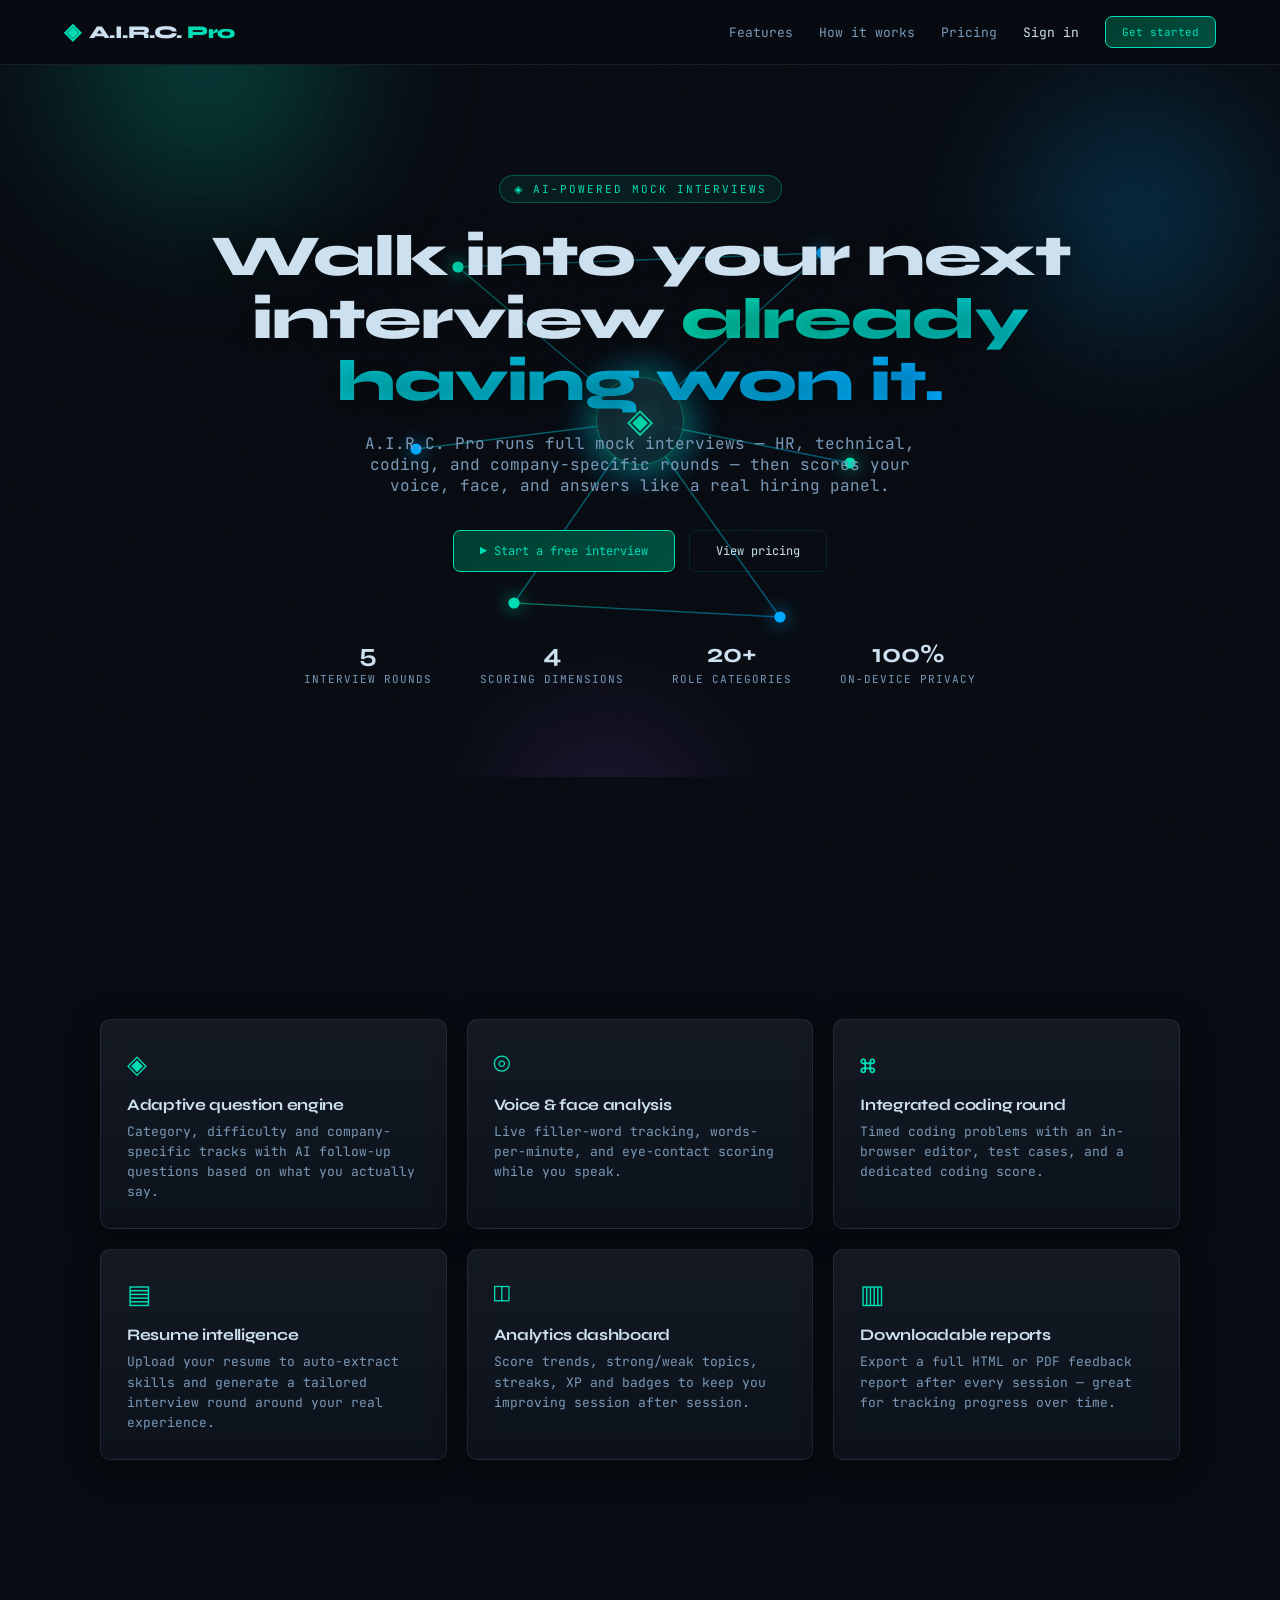
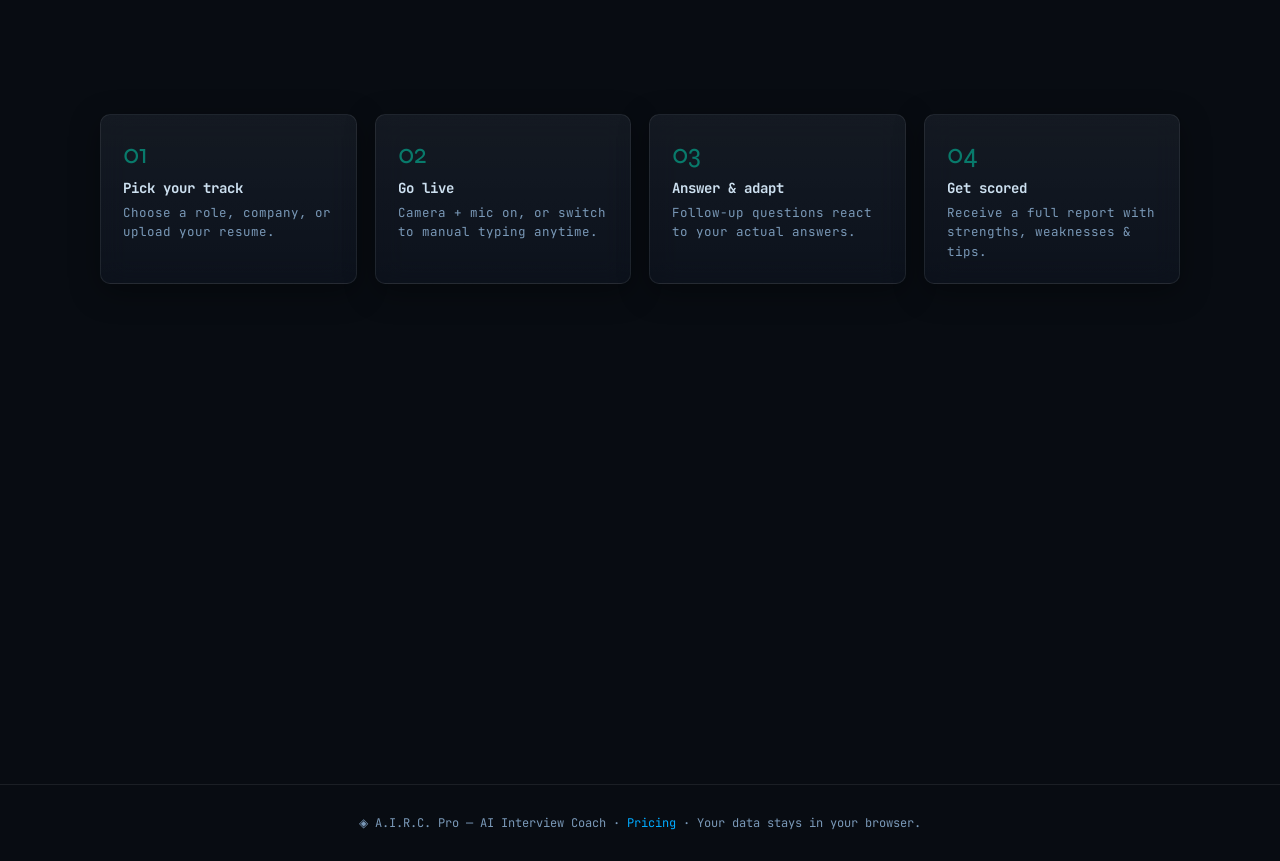
<file: landing.html>
<!DOCTYPE html>
<html lang="en">
<head>
<meta charset="utf-8" />
<meta name="viewport" content="width=device-width,initial-scale=1" />
<title>A.I.R.C. Pro — Ace Your Next Interview with AI</title>
<link rel="preconnect" href="https://fonts.googleapis.com">
<link href="https://fonts.googleapis.com/css2?family=Syne:wght@400;600;700;800&family=JetBrains+Mono:wght@300;400;500&display=swap" rel="stylesheet">
<link rel="stylesheet" href="index.css" />
<link rel="stylesheet" href="theme-pro.css" />
<style>
  body { overflow-x: hidden; }
  /* ═══════ PREMIUM ANIMATED HERO ═══════ */
  .hero-wrap { position:relative; overflow:hidden; padding: 110px 20px 80px; text-align:center; isolation:isolate; }
  .hero-bg { position:absolute; inset:-10%; z-index:-2; display:flex; align-items:center; justify-content:center;
    transition: transform .35s cubic-bezier(.16,.84,.44,1); will-change: transform; }

  .orb-field { position:absolute; inset:0; z-index:-2; pointer-events:none; }
  .g-orb { position:absolute; border-radius:50%; filter: blur(60px); opacity:.55; animation: orbFloat 14s ease-in-out infinite; }
  .g-orb.o1 { width:420px; height:420px; top:-140px; left:8%; background: radial-gradient(circle, rgba(0,221,180,.55), transparent 70%); animation-duration:16s; }
  .g-orb.o2 { width:360px; height:360px; top:40px; right:6%; background: radial-gradient(circle, rgba(0,170,255,.5), transparent 70%); animation-duration:19s; animation-delay:-4s; }
  .g-orb.o3 { width:300px; height:300px; bottom:-120px; left:38%; background: radial-gradient(circle, rgba(160,90,255,.4), transparent 70%); animation-duration:21s; animation-delay:-9s; }
  @keyframes orbFloat { 0%,100% { transform: translate(0,0) scale(1); } 33% { transform: translate(24px,-30px) scale(1.06); } 66% { transform: translate(-20px,18px) scale(.96); } }

  .particle-field { position:absolute; inset:0; z-index:-1; pointer-events:none; }
  .particle { position:absolute; width:4px; height:4px; border-radius:50%; background: var(--accent);
    box-shadow: 0 0 8px 2px rgba(0,221,180,.8); animation: particleFloat linear infinite; opacity:0; }
  .particle:nth-child(3n) { background: var(--accent2); box-shadow: 0 0 8px 2px rgba(0,170,255,.8); }
  .particle:nth-child(5n) { background:#b98bff; box-shadow: 0 0 8px 2px rgba(185,139,255,.75); width:3px; height:3px; }
  @keyframes particleFloat { 0% { transform: translateY(0) translateX(0); opacity:0; } 10% { opacity:.85; } 90% { opacity:.5; } 100% { transform: translateY(-260px) translateX(var(--drift,20px)); opacity:0; } }

  .ai-core-wrap { position:relative; width:min(560px,88vw); height:min(560px,88vw); z-index:-1; }
  .ai-network { width:100%; height:100%; animation: coreRotate 40s linear infinite; transform-origin:50% 50%; }
  @keyframes coreRotate { to { transform: rotate(360deg); } }
  .ai-network .node-line { stroke: url(#lineGrad); stroke-width:1; opacity:.45; animation: linePulse 4.5s ease-in-out infinite; }
  .ai-network .node-line:nth-child(odd) { animation-delay:-2s; }
  @keyframes linePulse { 0%,100% { opacity:.18; } 50% { opacity:.6; } }
  .ai-network .node-dot { fill: var(--accent); filter: drop-shadow(0 0 6px rgba(0,221,180,.9)); animation: nodePulse 3s ease-in-out infinite; }
  .ai-network .node-dot.alt { fill: var(--accent2); filter: drop-shadow(0 0 6px rgba(0,170,255,.9)); }
  @keyframes nodePulse { 0%,100% { r:4; opacity:.7; } 50% { r:6; opacity:1; } }
  .ai-core-glow { position:absolute; top:50%; left:50%; width:150px; height:150px; transform:translate(-50%,-50%); border-radius:50%;
    background: radial-gradient(circle, rgba(0,221,180,.35), rgba(0,170,255,.12) 55%, transparent 75%); filter: blur(6px); animation: coreGlow 3.4s ease-in-out infinite; }
  @keyframes coreGlow { 0%,100% { transform:translate(-50%,-50%) scale(1); opacity:.75; } 50% { transform:translate(-50%,-50%) scale(1.18); opacity:1; } }
  .ai-core-icon { position:absolute; top:50%; left:50%; transform:translate(-50%,-50%); width:88px; height:88px; border-radius:50%;
    display:flex; align-items:center; justify-content:center; font-family: var(--font-head); font-size:34px; color: var(--accent);
    background: linear-gradient(160deg, rgba(255,255,255,.06), rgba(255,255,255,0)), var(--glass-bg);
    border:1px solid rgba(0,221,180,.4); backdrop-filter: blur(10px);
    box-shadow: 0 0 30px rgba(0,221,180,.35), inset 0 0 20px rgba(0,221,180,.08); animation: coreIconPulse 3.4s ease-in-out infinite; }
  @keyframes coreIconPulse { 0%,100% { box-shadow: 0 0 24px rgba(0,221,180,.3), inset 0 0 16px rgba(0,221,180,.08);} 50% { box-shadow: 0 0 42px rgba(0,221,180,.55), inset 0 0 22px rgba(0,221,180,.14);} }

  .hero-content { position:relative; z-index:2; max-width:900px; margin:0 auto; }
  .eyebrow { display:inline-flex; align-items:center; gap:6px; font-size:11px; letter-spacing:2px; color:var(--accent);
    border:1px solid rgba(0,221,180,.3); padding:6px 14px; border-radius:20px; margin-bottom:22px;
    background: rgba(0,221,180,.08); backdrop-filter: blur(6px); animation: fadeUp .6s var(--ease) both; }
  .hero-content h1 { font-family: var(--font-head); font-weight:800; font-size: clamp(32px, 6vw, 58px); line-height:1.08; letter-spacing:-1px;
    animation: fadeUp .7s var(--ease) both .05s; text-shadow: 0 4px 30px rgba(0,0,0,.5); }
  .hero-content h1 em { font-style:normal; background: linear-gradient(90deg,var(--accent),var(--accent2)); -webkit-background-clip:text; background-clip:text; color:transparent; }
  .hero-content p.sub { color: var(--text2); font-size:16px; max-width:600px; margin: 20px auto 34px; animation: fadeUp .7s var(--ease) both .12s; }
  .hero-ctas { display:flex; gap:14px; justify-content:center; flex-wrap:wrap; animation: fadeUp .7s var(--ease) both .18s; }
  .hero-stats { display:flex; gap:40px; justify-content:center; margin-top:56px; flex-wrap:wrap; animation: fadeUp .7s var(--ease) both .24s; }
  .hero-stat { padding:10px 4px; }
  .hero-stat b { font-family:var(--font-head); font-size:26px; display:block; color: var(--text); }
  .hero-stat span { font-size:11px; color: var(--text2); letter-spacing:1px; }

  @media (max-width:720px) {
    .ai-core-wrap { width:92vw; height:92vw; }
    .g-orb.o1, .g-orb.o2, .g-orb.o3 { filter: blur(40px); }
    .particle:nth-child(n+11) { display:none; }
  }
  @media (prefers-reduced-motion: reduce) {
    .hero-bg, .g-orb, .particle, .ai-network, .ai-core-glow, .ai-core-icon,
    .eyebrow, .hero-content h1, .hero-content p.sub, .hero-ctas, .hero-stats { animation:none !important; transition:none !important; }
  }

  .section { max-width: 1120px; margin: 0 auto; padding: 70px 20px; }
  .section-head { text-align:center; max-width: 620px; margin: 0 auto 44px; }
  .section-head h2 { font-family:var(--font-head); font-size: clamp(24px,4vw,34px); font-weight:800; }
  .section-head p { color:var(--text2); margin-top:12px; font-size:14px; }

  .feat-grid { display:grid; grid-template-columns: repeat(3,1fr); gap: 20px; }
  @media (max-width:820px) { .feat-grid { grid-template-columns: 1fr 1fr; } }
  @media (max-width:560px) { .feat-grid { grid-template-columns: 1fr; } }
  .feat-card { padding: 26px; }
  .feat-icon { font-size: 26px; color: var(--accent); margin-bottom: 14px; }
  .feat-card h3 { font-family:var(--font-head); font-size:16px; margin-bottom:8px; }
  .feat-card p { color:var(--text2); font-size:13px; }

  .steps { display:grid; grid-template-columns: repeat(4,1fr); gap: 18px; counter-reset: step; }
  @media (max-width:820px) { .steps { grid-template-columns: 1fr 1fr; } }
  @media (max-width:520px) { .steps { grid-template-columns: 1fr; } }
  .step-card { padding: 22px; position:relative; }
  .step-num { font-family:var(--font-head); font-size:28px; color: var(--accent); opacity:.5; }
  .step-card h4 { font-size:14px; margin: 8px 0 6px; }
  .step-card p { color:var(--text2); font-size:12.5px; }

  .cta-band { text-align:center; padding: 70px 20px; }
  .cta-band h2 { font-family:var(--font-head); font-size: clamp(24px,4vw,34px); font-weight:800; margin-bottom:14px; }
  .cta-band p { color: var(--text2); margin-bottom: 26px; }

  footer { border-top: 1px solid var(--glass-border); padding: 30px 20px; text-align:center; color: var(--text2); font-size:12px; }

  /* ═══════ EXTRA DYNAMIC ANIMATIONS ═══════ */

  /* scroll progress bar */
  .scroll-progress { position:fixed; top:0; left:0; height:3px; width:0%; z-index:200;
    background: linear-gradient(90deg, var(--accent), var(--accent2)); box-shadow: 0 0 10px rgba(0,221,180,.6);
    transition: width .1s linear; }

  /* nav shrinks + gets denser blur on scroll */
  .site-nav { transition: padding .3s var(--ease), background .3s var(--ease), box-shadow .3s var(--ease); }
  .site-nav.scrolled { padding-top:10px; padding-bottom:10px; background: rgba(6,9,14,.86); box-shadow: 0 6px 24px rgba(0,0,0,.35); }
  .logo-icon { display:inline-block; animation: iconSpin 8s linear infinite; }
  @keyframes iconSpin { 0%,85%,100% { transform: rotate(0deg); } 92% { transform: rotate(180deg); } }

  /* generic scroll-reveal */
  .reveal { opacity:0; transform: translateY(26px); transition: opacity .7s var(--ease), transform .7s var(--ease); }
  .reveal.in-view { opacity:1; transform: translateY(0); }
  .feat-grid .reveal:nth-child(2) { transition-delay:.08s; }
  .feat-grid .reveal:nth-child(3) { transition-delay:.16s; }
  .feat-grid .reveal:nth-child(4) { transition-delay:.24s; }
  .feat-grid .reveal:nth-child(5) { transition-delay:.32s; }
  .feat-grid .reveal:nth-child(6) { transition-delay:.4s; }
  .steps .reveal:nth-child(2) { transition-delay:.08s; }
  .steps .reveal:nth-child(3) { transition-delay:.16s; }
  .steps .reveal:nth-child(4) { transition-delay:.24s; }

  /* tilt + glow-follow on cards */
  .feat-card, .step-card { position:relative; transform-style: preserve-3d; overflow:hidden; }
  .feat-card::before, .step-card::before {
    content:''; position:absolute; inset:0; border-radius: inherit; pointer-events:none; opacity:0;
    background: radial-gradient(220px circle at var(--mx,50%) var(--my,50%), rgba(0,221,180,.16), transparent 60%);
    transition: opacity .3s var(--ease);
  }
  .feat-card:hover::before, .step-card:hover::before { opacity:1; }
  .feat-icon, .step-num { transition: transform .35s var(--ease); }
  .feat-card:hover .feat-icon { transform: scale(1.15) rotate(-6deg); }
  .step-card:hover .step-num { transform: scale(1.1); }

  /* animated gradient underline on section headings */
  .section-head h2 { position:relative; display:inline-block; }
  .section-head h2::after {
    content:''; position:absolute; left:50%; bottom:-8px; transform:translateX(-50%); width:0; height:2px;
    background: linear-gradient(90deg, var(--accent), var(--accent2)); border-radius:2px;
    transition: width .6s var(--ease) .1s;
  }
  .section-head.in-view h2::after { width:64px; }

  /* CTA band: pulsing neon border + drifting glow */
  .cta-band .card {
    position:relative; animation: ctaPulse 4s ease-in-out infinite;
    background: linear-gradient(120deg, rgba(0,221,180,.05), rgba(0,170,255,.05)), var(--glass-bg) !important;
  }
  @keyframes ctaPulse {
    0%,100% { box-shadow: 0 8px 30px rgba(0,0,0,.35), 0 0 0 rgba(0,221,180,0); border-color: var(--glass-border) !important; }
    50%     { box-shadow: 0 8px 40px rgba(0,0,0,.4), 0 0 26px rgba(0,221,180,.22); border-color: rgba(0,221,180,.35) !important; }
  }
  .cta-band .btn.primary { animation: ctaBtnGlow 2.4s ease-in-out infinite; }
  @keyframes ctaBtnGlow { 0%,100% { box-shadow: 0 0 0 rgba(0,221,180,0); } 50% { box-shadow: 0 0 20px rgba(0,221,180,.5); } }

  /* count-up stat numbers get a brief glow when they finish */
  .hero-stat b.counted { animation: statPop .5s var(--ease); }
  @keyframes statPop { 0% { text-shadow:0 0 0 rgba(0,221,180,0);} 40% { text-shadow:0 0 14px rgba(0,221,180,.8);} 100% { text-shadow:0 0 0 rgba(0,221,180,0);} }

  @media (prefers-reduced-motion: reduce) {
    .reveal { opacity:1 !important; transform:none !important; transition:none !important; }
    .logo-icon, .cta-band .card, .cta-band .btn.primary, .scroll-progress { animation:none !important; }
  }
</style>
</head>
<body>
<div class="scroll-progress" id="scrollProgress"></div>
<div class="noise"></div>

<nav class="site-nav" id="siteNav">
  <div class="logo"><span class="logo-icon">◈</span><span class="logo-text">A.I.R.C. <em>Pro</em></span></div>
  <div class="site-nav-links">
    <a href="#features">Features</a>
    <a href="#how">How it works</a>
    <a href="pricing.html">Pricing</a>
    <a href="auth.html" style="color:var(--text)">Sign in</a>
    <a href="auth.html" class="btn sm primary" style="text-decoration:none;padding:8px 16px">Get started</a>
  </div>
</nav>

<section class="hero-wrap" id="heroWrap">

  <!-- ANIMATED BACKGROUND (decorative, sits behind the text) -->
  <div class="hero-bg" id="heroBg" aria-hidden="true">
    <div class="orb-field">
      <div class="g-orb o1"></div>
      <div class="g-orb o2"></div>
      <div class="g-orb o3"></div>
    </div>

    <div class="particle-field" id="particleField"></div>

    <div class="ai-core-wrap">
      <svg class="ai-network" viewBox="0 0 400 400" xmlns="http://www.w3.org/2000/svg">
        <defs>
          <linearGradient id="lineGrad" x1="0" y1="0" x2="1" y2="1">
            <stop offset="0%" stop-color="#00ddb4"/>
            <stop offset="100%" stop-color="#00aaff"/>
          </linearGradient>
        </defs>
        <g>
          <line class="node-line" x1="200" y1="200" x2="70"  y2="90"/>
          <line class="node-line" x1="200" y1="200" x2="330" y2="80"/>
          <line class="node-line" x1="200" y1="200" x2="350" y2="230"/>
          <line class="node-line" x1="200" y1="200" x2="300" y2="340"/>
          <line class="node-line" x1="200" y1="200" x2="110" y2="330"/>
          <line class="node-line" x1="200" y1="200" x2="40"  y2="220"/>
          <line class="node-line" x1="70"  y1="90"  x2="330" y2="80"/>
          <line class="node-line" x1="300" y1="340" x2="110" y2="330"/>
          <circle class="node-dot"     cx="70"  cy="90"  r="4"/>
          <circle class="node-dot alt" cx="330" cy="80"  r="4"/>
          <circle class="node-dot"     cx="350" cy="230" r="4"/>
          <circle class="node-dot alt" cx="300" cy="340" r="4"/>
          <circle class="node-dot"     cx="110" cy="330" r="4"/>
          <circle class="node-dot alt" cx="40"  cy="220" r="4"/>
        </g>
      </svg>
      <div class="ai-core-glow"></div>
      <div class="ai-core-icon">◈</div>
    </div>
  </div>

  <!-- FOREGROUND CONTENT (unchanged text/links, always readable) -->
  <div class="hero-content">
    <span class="eyebrow">◈ AI-POWERED MOCK INTERVIEWS</span>
    <h1>Walk into your next interview <em>already having won it.</em></h1>
    <p class="sub">A.I.R.C. Pro runs full mock interviews — HR, technical, coding, and company-specific rounds — then scores your voice, face, and answers like a real hiring panel.</p>
    <div class="hero-ctas">
      <a href="auth.html" class="btn primary" style="text-decoration:none;padding:12px 26px">▶ Start a free interview</a>
      <a href="pricing.html" class="btn" style="text-decoration:none;padding:12px 26px">View pricing</a>
    </div>
    <div class="hero-stats">
      <div class="hero-stat"><b data-count="5">0</b><span>INTERVIEW ROUNDS</span></div>
      <div class="hero-stat"><b data-count="4">0</b><span>SCORING DIMENSIONS</span></div>
      <div class="hero-stat"><b data-count="20" data-suffix="+">0</b><span>ROLE CATEGORIES</span></div>
      <div class="hero-stat"><b data-count="100" data-suffix="%">0</b><span>ON-DEVICE PRIVACY</span></div>
    </div>
  </div>
</section>

<script>
  /* Generate glowing particles */
  (function () {
    const field = document.getElementById('particleField');
    if (!field) return;
    const COUNT = 22;
    for (let i = 0; i < COUNT; i++) {
      const p = document.createElement('span');
      p.className = 'particle';
      const left = Math.random() * 100;
      const dur = 8 + Math.random() * 10;
      const delay = Math.random() * -18;
      const drift = (Math.random() * 60 - 30) + 'px';
      p.style.left = left + '%';
      p.style.bottom = '-10px';
      p.style.setProperty('--drift', drift);
      p.style.animationDuration = dur + 's';
      p.style.animationDelay = delay + 's';
      field.appendChild(p);
    }
  })();

  /* Subtle parallax on mouse move (desktop only, respects reduced motion) */
  (function () {
    const wrap = document.getElementById('heroWrap');
    const bg = document.getElementById('heroBg');
    if (!wrap || !bg) return;
    const reduce = window.matchMedia && window.matchMedia('(prefers-reduced-motion: reduce)').matches;
    if (reduce || (window.matchMedia && window.matchMedia('(hover: none)').matches)) return;
    wrap.addEventListener('mousemove', (e) => {
      const rect = wrap.getBoundingClientRect();
      const x = ((e.clientX - rect.left) / rect.width - 0.5) * 2;
      const y = ((e.clientY - rect.top) / rect.height - 0.5) * 2;
      bg.style.transform = `translate(${x * 16}px, ${y * 14}px)`;
    });
    wrap.addEventListener('mouseleave', () => { bg.style.transform = 'translate(0,0)'; });
  })();

  const REDUCE_MOTION = window.matchMedia && window.matchMedia('(prefers-reduced-motion: reduce)').matches;

  /* Scroll progress bar + nav shrink-on-scroll */
  (function () {
    const bar = document.getElementById('scrollProgress');
    const nav = document.getElementById('siteNav');
    function onScroll() {
      const h = document.documentElement;
      const scrolled = h.scrollTop;
      const max = h.scrollHeight - h.clientHeight;
      if (bar) bar.style.width = (max > 0 ? (scrolled / max) * 100 : 0) + '%';
      if (nav) nav.classList.toggle('scrolled', scrolled > 30);
    }
    document.addEventListener('scroll', onScroll, { passive: true });
    onScroll();
  })();

  /* Reveal-on-scroll for cards & section headers */
  (function () {
    const items = document.querySelectorAll('.reveal');
    if (!items.length) return;
    if (REDUCE_MOTION || !('IntersectionObserver' in window)) {
      items.forEach(el => el.classList.add('in-view'));
      return;
    }
    const io = new IntersectionObserver((entries) => {
      entries.forEach(entry => {
        if (entry.isIntersecting) {
          entry.target.classList.add('in-view');
          io.unobserve(entry.target);
        }
      });
    }, { threshold: 0.15, rootMargin: '0px 0px -40px 0px' });
    items.forEach(el => io.observe(el));
  })();

  /* Count-up animation for hero stat numbers, triggered once visible */
  (function () {
    const stats = document.querySelectorAll('.hero-stat b[data-count]');
    if (!stats.length) return;
    function animateStat(el) {
      const target = parseInt(el.dataset.count, 10) || 0;
      const suffix = el.dataset.suffix || '';
      if (REDUCE_MOTION) { el.textContent = target + suffix; return; }
      const duration = 1100;
      const start = performance.now();
      function tick(now) {
        const p = Math.min((now - start) / duration, 1);
        const eased = 1 - Math.pow(1 - p, 3);
        el.textContent = Math.round(target * eased) + suffix;
        if (p < 1) requestAnimationFrame(tick);
        else { el.textContent = target + suffix; el.classList.add('counted'); }
      }
      requestAnimationFrame(tick);
    }
    if ('IntersectionObserver' in window) {
      const io = new IntersectionObserver((entries) => {
        entries.forEach(entry => {
          if (entry.isIntersecting) { animateStat(entry.target); io.unobserve(entry.target); }
        });
      }, { threshold: 0.6 });
      stats.forEach(el => io.observe(el));
    } else {
      stats.forEach(animateStat);
    }
  })();

  /* Cursor-follow glow + tilt on feature/step cards */
  (function () {
    if (REDUCE_MOTION || (window.matchMedia && window.matchMedia('(hover: none)').matches)) return;
    document.querySelectorAll('.feat-card, .step-card').forEach(card => {
      card.addEventListener('mousemove', (e) => {
        const r = card.getBoundingClientRect();
        const mx = ((e.clientX - r.left) / r.width) * 100;
        const my = ((e.clientY - r.top) / r.height) * 100;
        card.style.setProperty('--mx', mx + '%');
        card.style.setProperty('--my', my + '%');
        const rotX = ((my - 50) / 50) * -4;
        const rotY = ((mx - 50) / 50) * 4;
        card.style.transform = `perspective(700px) rotateX(${rotX}deg) rotateY(${rotY}deg) translateY(-2px)`;
      });
      card.addEventListener('mouseleave', () => { card.style.transform = ''; });
    });
  })();
</script>

<section class="section" id="features">
  <div class="section-head reveal">
    <h2>Everything a real interview panel checks</h2>
    <p>Not just questions — a full evaluation across technical accuracy, communication, confidence and fluency.</p>
  </div>
  <div class="feat-grid">
    <div class="card feat-card reveal"><div class="feat-icon">◈</div><h3>Adaptive question engine</h3><p>Category, difficulty and company-specific tracks with AI follow-up questions based on what you actually say.</p></div>
    <div class="card feat-card reveal"><div class="feat-icon">◎</div><h3>Voice &amp; face analysis</h3><p>Live filler-word tracking, words-per-minute, and eye-contact scoring while you speak.</p></div>
    <div class="card feat-card reveal"><div class="feat-icon">⌘</div><h3>Integrated coding round</h3><p>Timed coding problems with an in-browser editor, test cases, and a dedicated coding score.</p></div>
    <div class="card feat-card reveal"><div class="feat-icon">▤</div><h3>Resume intelligence</h3><p>Upload your resume to auto-extract skills and generate a tailored interview round around your real experience.</p></div>
    <div class="card feat-card reveal"><div class="feat-icon">◫</div><h3>Analytics dashboard</h3><p>Score trends, strong/weak topics, streaks, XP and badges to keep you improving session after session.</p></div>
    <div class="card feat-card reveal"><div class="feat-icon">▥</div><h3>Downloadable reports</h3><p>Export a full HTML or PDF feedback report after every session — great for tracking progress over time.</p></div>
  </div>
</section>

<section class="section" id="how">
  <div class="section-head reveal">
    <h2>How it works</h2>
    <p>From setup to feedback report in one guided flow.</p>
  </div>
  <div class="steps">
    <div class="card step-card reveal"><div class="step-num">01</div><h4>Pick your track</h4><p>Choose a role, company, or upload your resume.</p></div>
    <div class="card step-card reveal"><div class="step-num">02</div><h4>Go live</h4><p>Camera + mic on, or switch to manual typing anytime.</p></div>
    <div class="card step-card reveal"><div class="step-num">03</div><h4>Answer &amp; adapt</h4><p>Follow-up questions react to your actual answers.</p></div>
    <div class="card step-card reveal"><div class="step-num">04</div><h4>Get scored</h4><p>Receive a full report with strengths, weaknesses &amp; tips.</p></div>
  </div>
</section>

<section class="cta-band">
  <div class="card reveal" style="max-width:640px;margin:0 auto;padding:50px 34px">
    <h2>Ready to practice like it's the real thing?</h2>
    <p>Start free — no credit card required.</p>
    <a href="auth.html" class="btn primary" style="text-decoration:none;padding:14px 30px;display:inline-block">Create your free account</a>
  </div>
</section>

<footer>
  <div>◈ A.I.R.C. Pro — AI Interview Coach · <a href="pricing.html" style="color:var(--accent2);text-decoration:none">Pricing</a> · Your data stays in your browser.</div>
</footer>

</body>
</html>
</file>
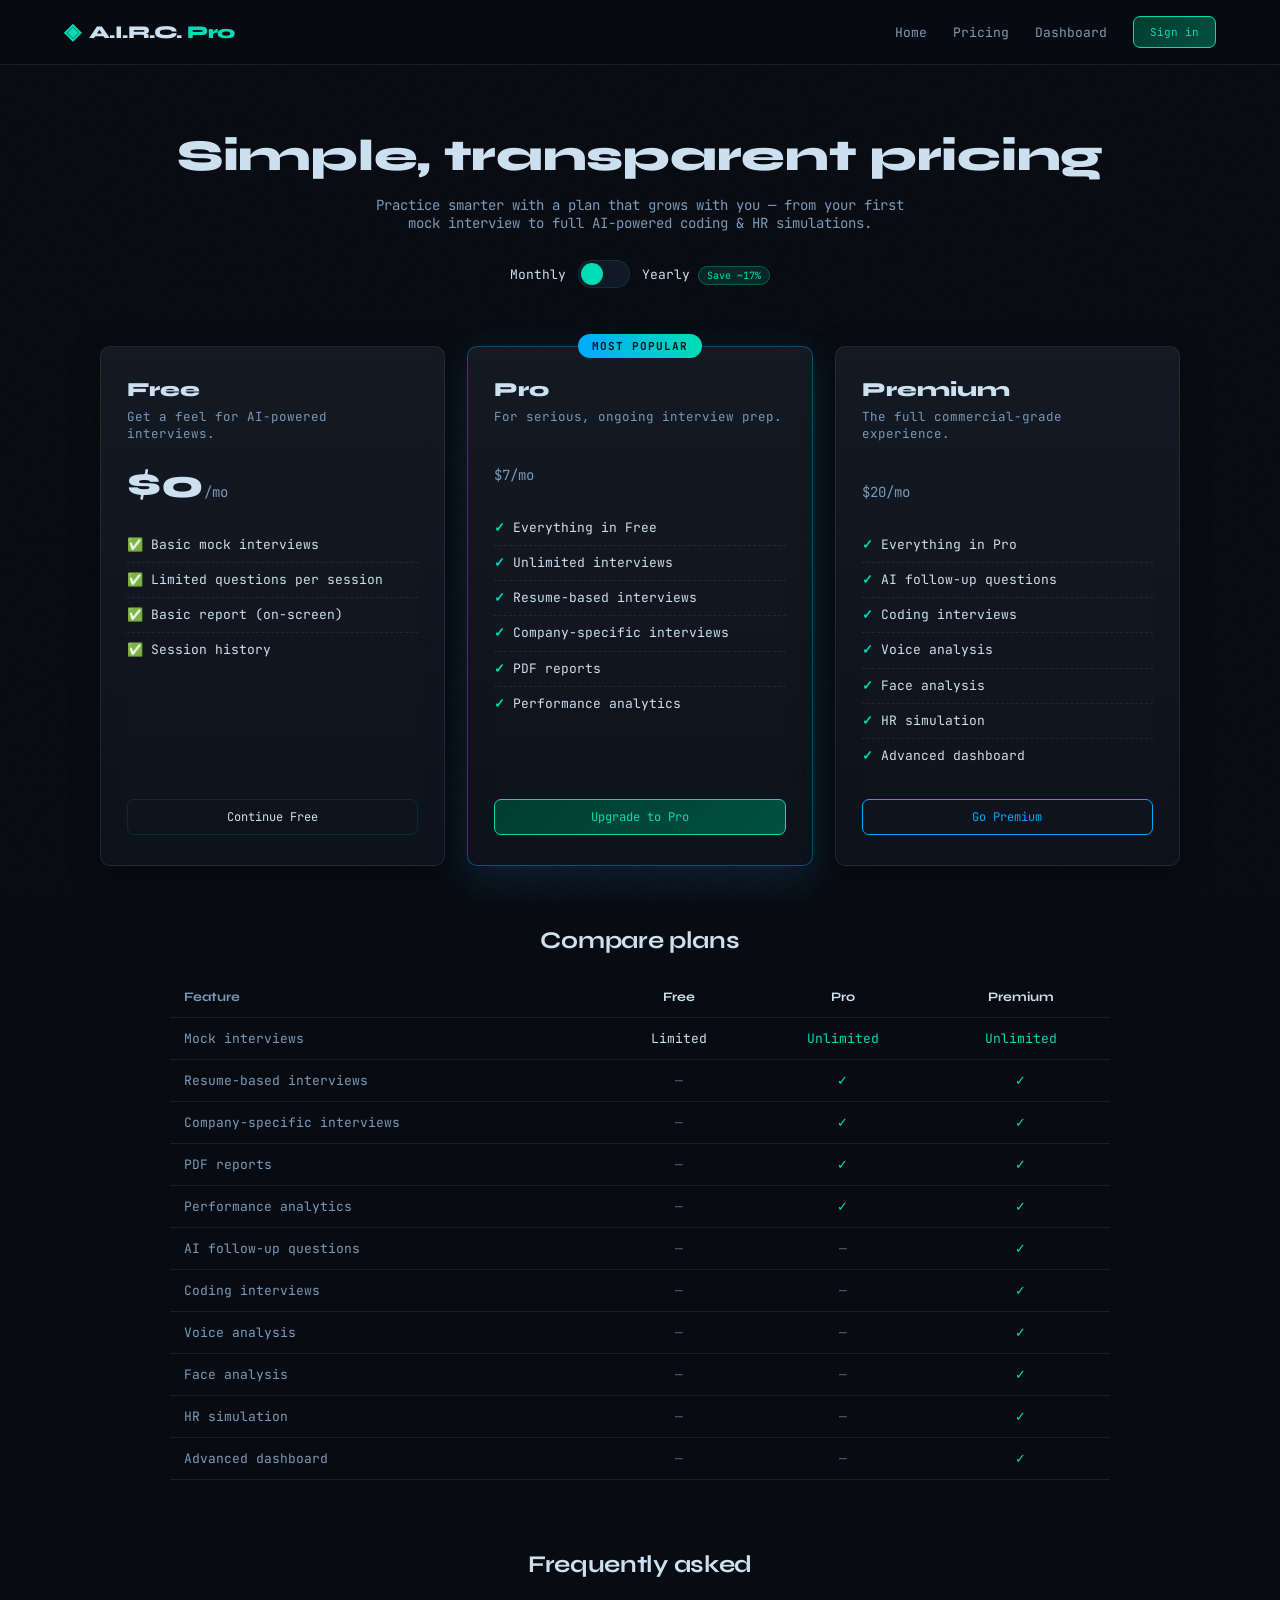
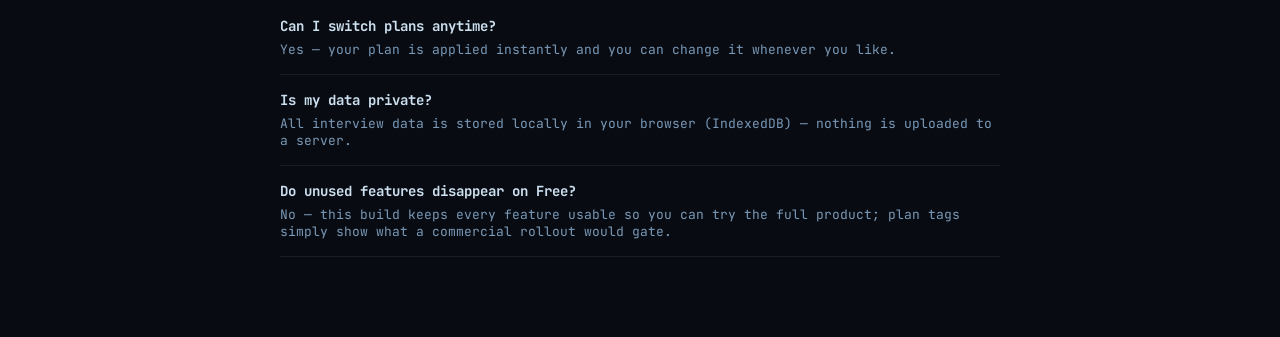
<file: pricing.html>
<!DOCTYPE html>
<html lang="en">
<head>
<meta charset="utf-8" />
<meta name="viewport" content="width=device-width,initial-scale=1" />
<title>Pricing — A.I.R.C. Pro</title>
<link rel="preconnect" href="https://fonts.googleapis.com">
<link href="https://fonts.googleapis.com/css2?family=Syne:wght@400;600;700;800&family=JetBrains+Mono:wght@300;400;500&display=swap" rel="stylesheet">
<link rel="stylesheet" href="index.css" />
<link rel="stylesheet" href="theme-pro.css" />
<script defer src="js/plan.js"></script>
<style>
  .pricing-hero { text-align:center; padding: 64px 20px 20px; }
  .pricing-hero h1 { font-family:var(--font-head); font-size: clamp(28px,5vw,44px); font-weight:800; margin-bottom:14px; }
  .pricing-hero p { color: var(--text2); max-width:560px; margin: 0 auto; }
  .toggle-wrap { display:flex; align-items:center; justify-content:center; gap:12px; margin: 28px 0 8px; font-size:13px; }
  .toggle { position:relative; width:52px; height:28px; border-radius:20px; background:var(--surface2); border:1px solid var(--border); cursor:pointer; }
  .toggle-knob { position:absolute; top:2px; left:2px; width:22px; height:22px; border-radius:50%; background:var(--accent); transition: transform .25s var(--ease); }
  .toggle.on .toggle-knob { transform: translateX(24px); }
  .save-chip { font-size:10px; background: rgba(0,221,180,.12); color: var(--accent); border:1px solid rgba(0,221,180,.3); padding: 2px 8px; border-radius: 10px; }

  .plans-wrap { max-width: 1120px; margin: 30px auto 60px; padding: 0 20px; display:grid; grid-template-columns: repeat(3,1fr); gap: 22px; align-items:stretch; }
  @media (max-width: 900px) { .plans-wrap { grid-template-columns: 1fr; max-width: 460px; } }

  .plan-card { position:relative; padding: 30px 26px; display:flex; flex-direction:column; }
  .plan-card.popular { border-color: rgba(0,170,255,.4) !important; transform: scale(1.03); box-shadow: 0 12px 40px rgba(0,170,255,.15); }
  .popular-badge {
    position:absolute; top:-13px; left:50%; transform: translateX(-50%);
    background: linear-gradient(90deg, var(--accent2), var(--accent)); color:#04121c; font-weight:700;
    font-size:11px; letter-spacing:1px; padding: 5px 14px; border-radius: 20px;
  }
  .plan-name { font-family:var(--font-head); font-size:20px; font-weight:800; }
  .plan-desc { color:var(--text2); font-size:12.5px; margin: 6px 0 18px; }
  .plan-price { font-family:var(--font-head); font-size: 40px; font-weight:800; }
  .plan-price span { font-size:14px; color:var(--text2); font-weight:400; font-family:var(--font-mono); }
  .plan-feats { list-style:none; margin: 20px 0 26px; flex:1; }
  .plan-feats li { padding: 7px 0; font-size:13px; display:flex; gap:8px; align-items:flex-start; border-bottom: 1px dashed var(--glass-border); }
  .plan-feats li:last-child { border-bottom:none; }
  .plan-feats li b { color: var(--accent); }
  .plan-cta { width:100%; }

  .compare-wrap { max-width: 980px; margin: 0 auto 70px; padding: 0 20px; }
  .compare-title { text-align:center; font-family:var(--font-head); font-size:24px; margin-bottom: 22px; }
  table.compare { width:100%; border-collapse: collapse; font-size: 13px; }
  table.compare th, table.compare td { padding: 12px 14px; text-align:center; border-bottom: 1px solid var(--glass-border); }
  table.compare th { font-family:var(--font-head); }
  table.compare td:first-child, table.compare th:first-child { text-align:left; color: var(--text2); }
  .yes { color: var(--accent); } .no { color: var(--muted); }

  .faq-wrap { max-width: 760px; margin: 0 auto 80px; padding: 0 20px; }
  .faq-item { padding: 16px 0; border-bottom: 1px solid var(--glass-border); }
  .faq-item h4 { font-size:14px; margin-bottom:6px; }
  .faq-item p { color: var(--text2); font-size:13px; }
</style>
</head>
<body>
<div class="noise"></div>

<nav class="site-nav">
  <div class="logo" onclick="location.href='landing.html'">
    <span class="logo-icon">◈</span><span class="logo-text">A.I.R.C. <em>Pro</em></span>
  </div>
  <div class="site-nav-links">
    <a href="landing.html">Home</a>
    <a href="pricing.html">Pricing</a>
    <a href="index.html">Dashboard</a>
    <a href="auth.html" class="btn sm primary" style="text-decoration:none;padding:8px 16px">Sign in</a>
  </div>
</nav>

<div class="pricing-hero">
  <h1>Simple, transparent pricing</h1>
  <p>Practice smarter with a plan that grows with you — from your first mock interview to full AI-powered coding &amp; HR simulations.</p>
  <div class="toggle-wrap">
    <span>Monthly</span>
    <div class="toggle" id="billToggle"><div class="toggle-knob"></div></div>
    <span>Yearly <span class="save-chip">Save ~17%</span></span>
  </div>
</div>

<div id="toastContainer" style="position:fixed;top:16px;right:16px;z-index:999"></div>

<div class="plans-wrap">

  <!-- FREE -->
  <div class="card plan-card">
    <div class="plan-name">Free</div>
    <div class="plan-desc">Get a feel for AI-powered interviews.</div>
    <div class="plan-price">$0<span>/mo</span></div>
    <ul class="plan-feats">
      <li>✅ Basic mock interviews</li>
      <li>✅ Limited questions per session</li>
      <li>✅ Basic report (on-screen)</li>
      <li>✅ Session history</li>
    </ul>
    <button class="btn plan-cta" data-plan="free">Continue Free</button>
  </div>

  <!-- PRO -->
  <div class="card plan-card popular">
    <div class="popular-badge">MOST POPULAR</div>
    <div class="plan-name">Pro</div>
    <div class="plan-desc">For serious, ongoing interview prep.</div>
    <div class="plan-price"><span class="price-val" data-m="7" data-y="70">$7</span><span class="price-period">/mo</span></div>
    <ul class="plan-feats">
      <li><b>✓</b> Everything in Free</li>
      <li><b>✓</b> Unlimited interviews</li>
      <li><b>✓</b> Resume-based interviews</li>
      <li><b>✓</b> Company-specific interviews</li>
      <li><b>✓</b> PDF reports</li>
      <li><b>✓</b> Performance analytics</li>
    </ul>
    <button class="btn primary plan-cta" data-plan="pro">Upgrade to Pro</button>
  </div>

  <!-- PREMIUM -->
  <div class="card plan-card">
    <div class="plan-name">Premium</div>
    <div class="plan-desc">The full commercial-grade experience.</div>
    <div class="plan-price"><span class="price-val" data-m="20" data-y="200">$20</span><span class="price-period">/mo</span></div>
    <ul class="plan-feats">
      <li><b>✓</b> Everything in Pro</li>
      <li><b>✓</b> AI follow-up questions</li>
      <li><b>✓</b> Coding interviews</li>
      <li><b>✓</b> Voice analysis</li>
      <li><b>✓</b> Face analysis</li>
      <li><b>✓</b> HR simulation</li>
      <li><b>✓</b> Advanced dashboard</li>
    </ul>
    <button class="btn accent plan-cta" data-plan="premium">Go Premium</button>
  </div>

</div>

<div class="compare-wrap">
  <h2 class="compare-title">Compare plans</h2>
  <table class="compare">
    <thead><tr><th>Feature</th><th>Free</th><th>Pro</th><th>Premium</th></tr></thead>
    <tbody>
      <tr><td>Mock interviews</td><td>Limited</td><td class="yes">Unlimited</td><td class="yes">Unlimited</td></tr>
      <tr><td>Resume-based interviews</td><td class="no">—</td><td class="yes">✓</td><td class="yes">✓</td></tr>
      <tr><td>Company-specific interviews</td><td class="no">—</td><td class="yes">✓</td><td class="yes">✓</td></tr>
      <tr><td>PDF reports</td><td class="no">—</td><td class="yes">✓</td><td class="yes">✓</td></tr>
      <tr><td>Performance analytics</td><td class="no">—</td><td class="yes">✓</td><td class="yes">✓</td></tr>
      <tr><td>AI follow-up questions</td><td class="no">—</td><td class="no">—</td><td class="yes">✓</td></tr>
      <tr><td>Coding interviews</td><td class="no">—</td><td class="no">—</td><td class="yes">✓</td></tr>
      <tr><td>Voice analysis</td><td class="no">—</td><td class="no">—</td><td class="yes">✓</td></tr>
      <tr><td>Face analysis</td><td class="no">—</td><td class="no">—</td><td class="yes">✓</td></tr>
      <tr><td>HR simulation</td><td class="no">—</td><td class="no">—</td><td class="yes">✓</td></tr>
      <tr><td>Advanced dashboard</td><td class="no">—</td><td class="no">—</td><td class="yes">✓</td></tr>
    </tbody>
  </table>
</div>

<div class="faq-wrap">
  <h2 class="compare-title">Frequently asked</h2>
  <div class="faq-item"><h4>Can I switch plans anytime?</h4><p>Yes — your plan is applied instantly and you can change it whenever you like.</p></div>
  <div class="faq-item"><h4>Is my data private?</h4><p>All interview data is stored locally in your browser (IndexedDB) — nothing is uploaded to a server.</p></div>
  <div class="faq-item"><h4>Do unused features disappear on Free?</h4><p>No — this build keeps every feature usable so you can try the full product; plan tags simply show what a commercial rollout would gate.</p></div>
</div>

<script>
  const toggle = document.getElementById('billToggle');
  let yearly = false;
  toggle.addEventListener('click', () => {
    yearly = !yearly;
    toggle.classList.toggle('on', yearly);
    document.querySelectorAll('.price-val').forEach(el => {
      el.textContent = '$' + (yearly ? el.dataset.y : el.dataset.m);
    });
    document.querySelectorAll('.price-period').forEach(el => el.textContent = yearly ? '/yr' : '/mo');
  });

  function toast(msg) {
    const c = document.getElementById('toastContainer');
    const el = document.createElement('div');
    el.className = 'toast ok';
    el.style.cssText = 'background:var(--surface2);border:1px solid var(--border);color:var(--text);padding:10px 16px;border-radius:8px;font-size:12px;margin-top:8px';
    el.textContent = msg;
    c.appendChild(el);
    setTimeout(() => el.remove(), 3000);
  }

  document.querySelectorAll('.plan-cta').forEach(btn => {
    btn.addEventListener('click', () => {
      const plan = btn.dataset.plan;
      if (window.AIRC_PLAN) window.AIRC_PLAN.set(plan);
      toast(`Plan set to ${plan.toUpperCase()} ✓`);
      setTimeout(() => { window.location.href = 'index.html'; }, 900);
    });
  });
</script>
</body>
</html>
</file>
<file: index.css>
/* ═══════════════════════════════════════════
   A.I.R.C. Pro — stylesheet
   Aesthetic: Retro-futuristic terminal + dark luxury
═══════════════════════════════════════════ */

:root {
  --bg:        #080c12;
  --surface:   #0d1420;
  --surface2:  #111926;
  --border:    rgba(0,220,180,.12);
  --accent:    #00ddb4;
  --accent2:   #00aaff;
  --danger:    #ff4757;
  --warn:      #ffa502;
  --muted:     #4d6480;
  --text:      #cde0f0;
  --text2:     #7a99b8;
  --font-head: 'Syne', sans-serif;
  --font-mono: 'JetBrains Mono', monospace;
  --radius:    10px;
  --glow:      0 0 18px rgba(0,221,180,.18);
}

*, *::before, *::after { box-sizing: border-box; margin: 0; padding: 0; }

html { font-size: 14px; }

body {
  background: var(--bg);
  color: var(--text);
  font-family: var(--font-mono);
  min-height: 100vh;
  overflow-x: hidden;
}

/* noise grain overlay */
.noise {
  position: fixed; inset: 0; z-index: 0; pointer-events: none;
  background-image: url("data:image/svg+xml,%3Csvg viewBox='0 0 200 200' xmlns='http://www.w3.org/2000/svg'%3E%3Cfilter id='n'%3E%3CfeTurbulence type='fractalNoise' baseFrequency='0.9' numOctaves='4'/%3E%3C/filter%3E%3Crect width='100%25' height='100%25' filter='url(%23n)' opacity='0.04'/%3E%3C/svg%3E");
  opacity: .4;
}

.app { position: relative; z-index: 1; max-width: 1280px; margin: 0 auto; padding: 0 20px 40px; }

/* ── TOPBAR ── */
.topbar {
  display: flex; align-items: center; justify-content: space-between;
  padding: 14px 0; border-bottom: 1px solid var(--border); gap: 16px;
}
.topbar-left { display: flex; align-items: center; gap: 14px; }
.logo { display: flex; align-items: center; gap: 8px; font-family: var(--font-head); font-size: 18px; font-weight: 800; letter-spacing: -0.5px; }
.logo-icon { color: var(--accent); font-size: 22px; }
.logo em { color: var(--accent); font-style: normal; }
.status-pill {
  font-size: 10px; font-family: var(--font-mono); letter-spacing: 2px;
  padding: 3px 10px; border-radius: 20px; border: 1px solid var(--border);
  color: var(--muted); transition: all .3s;
}
.status-pill.running { color: var(--accent); border-color: var(--accent); box-shadow: var(--glow); }

.tabs { display: flex; gap: 4px; background: var(--surface); padding: 4px; border-radius: 8px; }
.tab {
  padding: 7px 18px; border-radius: 6px; border: none; background: transparent;
  color: var(--muted); cursor: pointer; font-family: var(--font-head); font-size: 13px; font-weight: 600;
  transition: all .2s;
}
.tab:hover { color: var(--text); }
.tab.active { background: var(--surface2); color: var(--accent); box-shadow: var(--glow); }

.perm-chip { font-size: 11px; color: var(--muted); }
.perm-chip.ok { color: var(--accent); }
.perm-chip.err { color: var(--danger); }

/* ── TAB PANELS ── */
.tab-panel { display: none; padding-top: 20px; }
.tab-panel.active { display: block; }

/* ── CARD ── */
.card {
  background: var(--surface); border: 1px solid var(--border);
  border-radius: var(--radius); padding: 16px;
}

/* ── INTERVIEW GRID ── */
.interview-grid {
  display: grid; grid-template-columns: 1fr 300px; gap: 16px; align-items: start;
}
.col-left { display: flex; flex-direction: column; gap: 12px; }
.col-right { display: flex; flex-direction: column; gap: 12px; position: sticky; top: 16px; }

/* ── VIDEO CARD ── */
.video-card { padding: 0; overflow: hidden; }
.video-wrap { position: relative; height: 320px; background: #000; }
video { width: 100%; height: 100%; object-fit: cover; display: block; }
canvas { position: absolute; inset: 0; }
.no-cam {
  position: absolute; inset: 0; display: flex; flex-direction: column;
  align-items: center; justify-content: center; gap: 10px;
  background: linear-gradient(135deg, #050c18, #0a1425);
  color: var(--muted);
}
.cam-icon { font-size: 48px; opacity: .3; }

/* waveform */
.waveform {
  position: absolute; bottom: 10px; left: 50%; transform: translateX(-50%);
  display: flex; align-items: flex-end; gap: 3px; height: 28px; opacity: 0;
  transition: opacity .4s;
}
.waveform.active { opacity: 1; }
.waveform span {
  display: block; width: 4px; border-radius: 2px;
  background: var(--accent); height: 6px;
  animation: wavebar 1.2s ease-in-out infinite;
}
.waveform span:nth-child(2) { animation-delay: .1s; }
.waveform span:nth-child(3) { animation-delay: .2s; }
.waveform span:nth-child(4) { animation-delay: .3s; }
.waveform span:nth-child(5) { animation-delay: .4s; }
.waveform span:nth-child(6) { animation-delay: .3s; }
.waveform span:nth-child(7) { animation-delay: .2s; }
.waveform span:nth-child(8) { animation-delay: .1s; }
.waveform span:nth-child(9) { animation-delay: .05s; }
.waveform span:nth-child(10) { animation-delay: 0s; }
@keyframes wavebar {
  0%, 100% { height: 4px; }
  50% { height: 22px; }
}

.timer-badge {
  position: absolute; top: 10px; right: 10px;
  background: rgba(0,0,0,.65); border: 1px solid var(--border);
  padding: 4px 10px; border-radius: 20px; font-size: 13px;
  font-family: var(--font-mono); color: var(--accent); letter-spacing: 1px;
  display: none;
}

/* ── SETUP CARD ── */
.setup-row { display: grid; grid-template-columns: repeat(4, 1fr); gap: 10px; margin-bottom: 12px; }
@media (max-width: 760px) { .setup-row { grid-template-columns: 1fr 1fr; } }
.field label { display: block; font-size: 10px; color: var(--muted); letter-spacing: 1px; text-transform: uppercase; margin-bottom: 5px; }
select {
  width: 100%; padding: 8px 10px; border-radius: 7px;
  border: 1px solid var(--border); background: var(--surface2);
  color: var(--text); font-family: var(--font-mono); font-size: 12px;
  cursor: pointer; outline: none; transition: border-color .2s;
}
select:focus { border-color: var(--accent); }
.controls { display: flex; flex-wrap: wrap; gap: 8px; }

/* ── BUTTONS ── */
.btn {
  padding: 9px 16px; border-radius: 7px; border: 1px solid var(--border);
  background: transparent; color: var(--text); cursor: pointer;
  font-family: var(--font-mono); font-size: 12px; transition: all .18s;
}
.btn:hover:not(:disabled) { border-color: var(--accent); color: var(--accent); }
.btn:disabled { opacity: .3; cursor: default; }
.btn.primary {
  background: linear-gradient(135deg, #003d30, #005040);
  border-color: var(--accent); color: var(--accent);
}
.btn.primary:hover:not(:disabled) { box-shadow: var(--glow); }
.btn.danger { border-color: var(--danger); color: var(--danger); }
.btn.danger:hover:not(:disabled) { background: rgba(255,71,87,.1); }
.btn.accent { border-color: var(--accent2); color: var(--accent2); }
.btn.sm { padding: 6px 12px; font-size: 11px; }

/* ── PERM BANNER ── */
.perm-banner { border-color: rgba(255,71,87,.3); }
.banner-title { font-family: var(--font-head); font-weight: 700; color: var(--danger); margin-bottom: 6px; }
.banner-actions { display: flex; gap: 8px; margin-top: 10px; }

/* ── QUESTION CARD ── */
.q-header { display: flex; align-items: center; gap: 10px; margin-bottom: 12px; }
.q-badge {
  font-size: 10px; letter-spacing: 1px; background: rgba(0,221,180,.07);
  border: 1px solid var(--border); padding: 3px 10px; border-radius: 20px;
  color: var(--accent); white-space: nowrap;
}
.q-progress-wrap { flex: 1; height: 3px; background: var(--surface2); border-radius: 2px; overflow: hidden; }
.q-progress-bar { height: 100%; background: var(--accent); border-radius: 2px; transition: width .5s ease; width: 0%; }
.q-timer { font-size: 12px; color: var(--warn); white-space: nowrap; }
.q-timer.urgent { color: var(--danger); animation: blink .7s step-end infinite; }
@keyframes blink { 50% { opacity: 0; } }

.q-text { font-family: var(--font-head); font-size: 16px; font-weight: 600; line-height: 1.5; color: #e8f4ff; }
.hint-chip {
  margin-top: 8px; padding: 5px 10px; border-radius: 6px;
  background: rgba(0,170,255,.07); border: 1px solid rgba(0,170,255,.2);
  font-size: 11px; color: var(--accent2);
}
.answer-label { font-size: 10px; color: var(--muted); letter-spacing: 1px; text-transform: uppercase; margin-top: 12px; margin-bottom: 5px; }
.current-answer {
  padding: 10px; border-radius: 7px; background: rgba(0,221,180,.03);
  border: 1px solid var(--border); min-height: 52px;
  font-size: 13px; line-height: 1.6; color: var(--text2);
}
textarea {
  width: 100%; padding: 9px 10px; border-radius: 7px;
  border: 1px solid var(--border); background: var(--surface2);
  color: var(--text); font-family: var(--font-mono); font-size: 12px;
  resize: vertical; outline: none; transition: border-color .2s;
}
textarea:focus { border-color: var(--accent); }

/* ── METRICS (right col) ── */
.metric-card { padding: 12px 14px; }
.metric-label { font-size: 10px; letter-spacing: 1.5px; text-transform: uppercase; color: var(--muted); margin-bottom: 6px; }
.metric-value { font-family: var(--font-head); font-size: 28px; font-weight: 800; color: var(--accent); }
.metric-sub { font-size: 10px; color: var(--muted); margin-top: 3px; }
.metric-bar-wrap { height: 3px; background: var(--surface2); border-radius: 2px; margin-top: 8px; overflow: hidden; }
.metric-bar { height: 100%; background: var(--accent); border-radius: 2px; transition: width .4s; width: 0%; }

/* SCORE RING */
.score-ring-wrap { position: relative; width: 80px; height: 80px; margin: 6px 0; }
.score-ring { width: 80px; height: 80px; transform: rotate(-90deg); }
.ring-bg { fill: none; stroke: var(--surface2); stroke-width: 6; }
.ring-fill { fill: none; stroke: var(--accent); stroke-width: 6; stroke-linecap: round; transition: stroke-dashoffset .6s ease, stroke .3s; }
.score-label { position: absolute; inset: 0; display: flex; align-items: center; justify-content: center; font-family: var(--font-head); font-size: 18px; font-weight: 800; color: var(--accent); }

.transcript-card { }
.transcript-box { height: 180px; overflow-y: auto; font-size: 12px; line-height: 1.8; color: var(--text2); padding-right: 4px; }
.transcript-box::-webkit-scrollbar { width: 3px; }
.transcript-box::-webkit-scrollbar-thumb { background: var(--border); border-radius: 2px; }
.notes-box { font-size: 12px; color: var(--text2); line-height: 1.7; }

/* ── HISTORY ── */
.history-header { display: flex; align-items: center; justify-content: space-between; margin-bottom: 16px; }
.history-header h2 { font-family: var(--font-head); font-size: 20px; font-weight: 800; }
.history-list { display: flex; flex-direction: column; gap: 10px; }
.session-card {
  background: var(--surface); border: 1px solid var(--border); border-radius: var(--radius);
  padding: 14px 16px; display: grid; grid-template-columns: 1fr auto; align-items: center;
  gap: 12px; cursor: pointer; transition: border-color .2s;
}
.session-card:hover { border-color: var(--accent); }
.session-date { font-size: 11px; color: var(--muted); margin-bottom: 4px; }
.session-title { font-family: var(--font-head); font-weight: 700; font-size: 14px; color: var(--text); }
.session-chips { display: flex; gap: 6px; margin-top: 6px; flex-wrap: wrap; }
.chip {
  font-size: 10px; padding: 2px 8px; border-radius: 20px;
  background: rgba(0,221,180,.06); border: 1px solid var(--border); color: var(--muted);
}
.chip.hi { color: var(--accent); border-color: rgba(0,221,180,.3); }
.session-score { font-family: var(--font-head); font-size: 32px; font-weight: 800; color: var(--accent); text-align: right; }
.score-grade { font-size: 10px; color: var(--muted); letter-spacing: 1px; }
.session-actions { display: flex; gap: 6px; }
.empty-state { text-align: center; color: var(--muted); padding: 60px 0; font-size: 14px; line-height: 2; }

/* ── ANALYTICS ── */
.analytics-grid { display: grid; grid-template-columns: repeat(4,1fr); gap: 12px; }
.analytics-card { text-align: center; }
.analytics-label { font-size: 10px; letter-spacing: 1px; text-transform: uppercase; color: var(--muted); margin-bottom: 10px; }
.analytics-big { font-family: var(--font-head); font-size: 40px; font-weight: 800; color: var(--accent); }
.span2 { grid-column: span 2; text-align: left; }
canvas { width: 100% !important; }

/* ── MODAL ── */
.modal-backdrop {
  position: fixed; inset: 0; background: rgba(5,10,20,.85);
  display: flex; align-items: center; justify-content: center;
  z-index: 100; backdrop-filter: blur(6px);
}
.modal {
  background: var(--surface); border: 1px solid var(--border); border-radius: 14px;
  padding: 24px; max-width: 700px; width: 95%; max-height: 85vh; overflow-y: auto;
  position: relative;
}
.modal-close {
  position: absolute; top: 14px; right: 14px; background: none; border: none;
  color: var(--muted); cursor: pointer; font-size: 18px; transition: color .2s;
}
.modal-close:hover { color: var(--danger); }
.modal-section { margin-bottom: 18px; }
.modal-section h3 { font-family: var(--font-head); font-size: 14px; font-weight: 700; color: var(--accent2); margin-bottom: 8px; letter-spacing: 1px; text-transform: uppercase; }
.modal-meta-grid { display: grid; grid-template-columns: repeat(3,1fr); gap: 10px; }
.modal-meta-item { background: var(--surface2); border-radius: 7px; padding: 10px; }
.modal-meta-label { font-size: 10px; color: var(--muted); letter-spacing: 1px; text-transform: uppercase; margin-bottom: 4px; }
.modal-meta-val { font-family: var(--font-head); font-size: 20px; font-weight: 800; color: var(--accent); }
.modal-qa { display: flex; flex-direction: column; gap: 10px; }
.modal-qa-item { background: var(--surface2); border-radius: 7px; padding: 12px; }
.modal-qa-q { font-size: 12px; color: var(--muted); margin-bottom: 5px; }
.modal-qa-a { font-size: 13px; color: var(--text); line-height: 1.6; }
.modal-transcript { font-size: 12px; color: var(--text2); line-height: 1.8; max-height: 180px; overflow-y: auto; }

/* ── TOASTS ── */
#toastContainer { position: fixed; bottom: 24px; right: 24px; z-index: 200; display: flex; flex-direction: column; gap: 8px; }
.toast {
  background: var(--surface2); border: 1px solid var(--border); border-radius: 8px;
  padding: 10px 16px; font-size: 12px; color: var(--text);
  animation: toastIn .3s ease; max-width: 280px;
}
.toast.ok { border-color: var(--accent); }
.toast.err { border-color: var(--danger); }
@keyframes toastIn { from { transform: translateX(30px); opacity:0; } to { transform: translateX(0); opacity:1; } }

/* ── RESPONSIVE ── */
@media (max-width: 860px) {
  .interview-grid { grid-template-columns: 1fr; }
  .col-right { position: static; display: grid; grid-template-columns: 1fr 1fr; }
  .setup-row { grid-template-columns: 1fr; }
  .analytics-grid { grid-template-columns: 1fr 1fr; }
  .span2 { grid-column: span 2; }
}
@media (max-width: 520px) {
  .tabs .tab { padding: 6px 10px; font-size: 11px; }
  .analytics-grid { grid-template-columns: 1fr; }
  .span2 { grid-column: auto; }
  .col-right { grid-template-columns: 1fr; }
}

/* ── WELCOME CARD ── */
.welcome-card { background: linear-gradient(135deg, rgba(0,221,180,.07), rgba(0,170,255,.05)); }
.welcome-card h2 { font-family: var(--font-head); font-size: 20px; font-weight: 800; margin-bottom: 8px; }
.welcome-sub { font-size: 12px; color: var(--text2); line-height: 1.7; margin-bottom: 14px; }
.welcome-checklist { display: flex; flex-direction: column; gap: 8px; margin-bottom: 16px; }
.w-item { font-size: 12px; color: var(--text); background: var(--surface2); border-radius: 7px; padding: 9px 12px; }
.w-item b { color: var(--accent); margin-right: 6px; }

/* ── ROUND STEPPER ── */
.round-stepper { display: flex; align-items: center; gap: 6px; margin-bottom: 14px; overflow-x: auto; }
.round-step {
  display: flex; align-items: center; gap: 7px; font-size: 11px; letter-spacing: .5px;
  color: var(--muted); background: var(--surface); border: 1px solid var(--border);
  border-radius: 20px; padding: 6px 14px 6px 8px; white-space: nowrap; transition: all .25s;
}
.round-step span {
  width: 18px; height: 18px; border-radius: 50%; background: var(--surface2);
  display: flex; align-items: center; justify-content: center; font-size: 10px; font-weight: 700;
}
.round-step.active { color: var(--accent); border-color: var(--accent); box-shadow: var(--glow); }
.round-step.active span { background: var(--accent); color: #06110d; }
.round-step.done { color: var(--accent2); }
.round-step.done span { background: var(--accent2); color: #06110d; }
.round-step.done::after { content: '✓'; margin-left: 2px; color: var(--accent2); }

/* ── INTRO RESULT BANNER ── */
.intro-banner { border-color: rgba(0,221,180,.3); }
.intro-banner.warn { border-color: rgba(255,165,2,.4); }
.intro-banner-title { font-family: var(--font-head); font-weight: 800; font-size: 15px; margin-bottom: 8px; }
.intro-checklist { display: flex; flex-wrap: wrap; gap: 6px; margin-top: 8px; }
.intro-check-chip { font-size: 10px; padding: 4px 9px; border-radius: 20px; border: 1px solid var(--border); color: var(--muted); }
.intro-check-chip.pass { color: var(--accent); border-color: rgba(0,221,180,.35); }
.intro-check-chip.fail { color: var(--text2); }

/* ── COMPANY / CATEGORY BADGES ── */
.round-label {
  display: inline-block; font-size: 10px; letter-spacing: 1.5px; text-transform: uppercase;
  color: var(--accent2); background: rgba(0,170,255,.08); border: 1px solid rgba(0,170,255,.25);
  border-radius: 20px; padding: 3px 10px; margin-bottom: 8px;
}

/* ── ANSWER FEEDBACK / LEARNING MODE ── */
.answer-feedback { margin-top: 14px; padding: 12px; background: var(--surface2); border-radius: 8px; border-left: 3px solid var(--accent2); font-size: 12px; }
.answer-feedback h4 { font-family: var(--font-head); font-size: 12px; letter-spacing: 1px; text-transform: uppercase; color: var(--accent2); margin-bottom: 8px; }
.af-score-row { display: flex; flex-wrap: wrap; gap: 6px; margin-bottom: 10px; }
.af-score-chip { font-size: 10px; padding: 3px 8px; border-radius: 20px; background: var(--surface); border: 1px solid var(--border); color: var(--text2); }
.af-score-chip b { color: var(--accent); }
.af-block { margin-top: 8px; line-height: 1.6; color: var(--text2); }
.af-block b { color: var(--text); }

/* ── CODING ROUND ── */
.coding-card h3 { margin-bottom: 6px; }
.code-editor {
  width: 100%; margin-top: 10px; background: #060a10; color: #cde0f0; border: 1px solid var(--border);
  border-radius: 8px; padding: 12px; font-family: var(--font-mono); font-size: 13px; line-height: 1.6;
  resize: vertical; outline: none;
}
.code-editor:focus { border-color: var(--accent); }
.code-results { margin-top: 10px; display: flex; flex-direction: column; gap: 6px; font-size: 12px; }
.code-test-row { display: flex; justify-content: space-between; gap: 10px; padding: 7px 10px; background: var(--surface2); border-radius: 6px; }
.code-test-row.pass { border-left: 3px solid var(--accent); }
.code-test-row.fail { border-left: 3px solid var(--danger); }
.code-summary { font-family: var(--font-head); font-weight: 800; font-size: 14px; margin-top: 4px; }

/* ── FEEDBACK CARD ── */
.feedback-grid { display: grid; grid-template-columns: repeat(auto-fit, minmax(120px,1fr)); gap: 10px; margin: 16px 0; }
.feedback-grid .fb-item { background: var(--surface2); border-radius: 8px; padding: 12px; text-align: center; }
.feedback-grid .fb-label { font-size: 10px; letter-spacing: 1px; text-transform: uppercase; color: var(--muted); margin-bottom: 6px; }
.feedback-grid .fb-val { font-family: var(--font-head); font-size: 22px; font-weight: 800; color: var(--accent); }
.feedback-cols { display: grid; grid-template-columns: 1fr 1fr; gap: 20px; margin: 16px 0; }
.feedback-cols h3 { font-family: var(--font-head); font-size: 13px; letter-spacing: 1px; text-transform: uppercase; color: var(--accent2); margin-bottom: 8px; }
.feedback-list { list-style: none; display: flex; flex-direction: column; gap: 6px; }
.feedback-list li { font-size: 12px; color: var(--text2); background: var(--surface2); border-radius: 6px; padding: 8px 10px; line-height: 1.5; }
@media (max-width: 700px) { .feedback-cols { grid-template-columns: 1fr; } }

/* ── DASHBOARD ── */
.dash-grid { display: grid; grid-template-columns: repeat(2, 1fr); gap: 14px; }
.dash-hero { grid-column: span 2; display: grid; grid-template-columns: repeat(4,1fr); gap: 10px; text-align: center; }
.dash-unit { font-size: 14px; color: var(--muted); margin-left: 2px; }
.badge-grid { display: flex; flex-wrap: wrap; gap: 10px; }
.badge-pill {
  display: flex; align-items: center; gap: 7px; font-size: 11px; background: var(--surface2);
  border: 1px solid var(--border); border-radius: 20px; padding: 7px 12px; color: var(--text);
}
.badge-pill .b-icon { font-size: 15px; }
.topic-list { display: flex; flex-direction: column; gap: 7px; }
.topic-row { display: flex; justify-content: space-between; font-size: 12px; background: var(--surface2); border-radius: 6px; padding: 8px 10px; }
.topic-row b { color: var(--accent); }
.dash-period-row { font-size: 13px; color: var(--text2); margin-top: 6px; }
.dash-period-row span { color: var(--accent); font-weight: 700; }
@media (max-width: 700px) { .dash-grid { grid-template-columns: 1fr; } .dash-hero { grid-column: span 1; grid-template-columns: repeat(2,1fr); } }

/* ── RESUME CHIP ── */
#resumeStatus.ok { color: var(--accent); border-color: rgba(0,221,180,.3); }
</file>
<file: theme-pro.css>
/* ═══════════════════════════════════════════
   theme-pro.css — SaaS polish layer
   Loaded AFTER index.css. Adds glassmorphism,
   animations, skeletons, plan badges and extra
   mobile responsiveness without touching the
   original stylesheet or markup contracts.
═══════════════════════════════════════════ */

:root {
  --glass-bg: rgba(17, 25, 38, .55);
  --glass-border: rgba(255,255,255,.08);
  --glass-blur: 14px;
  --ease: cubic-bezier(.16,.84,.44,1);
}

/* Upgrade every existing .card to true glassmorphism, non-destructively */
.card {
  background: linear-gradient(180deg, rgba(255,255,255,.03), rgba(255,255,255,0)), var(--glass-bg) !important;
  backdrop-filter: blur(var(--glass-blur));
  -webkit-backdrop-filter: blur(var(--glass-blur));
  border: 1px solid var(--glass-border) !important;
  box-shadow: 0 8px 30px rgba(0,0,0,.35);
  animation: fadeUp .45s var(--ease) both;
  transition: transform .25s var(--ease), box-shadow .25s var(--ease), border-color .25s var(--ease);
}
.card:hover { border-color: rgba(0,221,180,.28) !important; }

@keyframes fadeUp { from { opacity: 0; transform: translateY(10px); } to { opacity: 1; transform: translateY(0); } }
@keyframes fadeIn  { from { opacity: 0; } to { opacity: 1; } }
@keyframes pulseGlow { 0%,100% { box-shadow: 0 0 0 rgba(0,221,180,0);} 50% { box-shadow: 0 0 22px rgba(0,221,180,.25);} }
@keyframes shimmer { 0% { background-position: -400px 0; } 100% { background-position: 400px 0; } }
@keyframes spin { to { transform: rotate(360deg); } }

/* Buttons: subtle lift + glow */
.btn {
  transition: transform .18s var(--ease), box-shadow .18s var(--ease), filter .18s var(--ease) !important;
}
.btn:hover:not(:disabled) { transform: translateY(-1px); filter: brightness(1.08); }
.btn:active:not(:disabled) { transform: translateY(0); }
.btn.primary { animation: pulseGlow 3.2s ease-in-out infinite; }

/* Tabs: smooth underline transition */
.tab { transition: color .2s var(--ease); position: relative; }
.tab.active::after {
  content: ''; position: absolute; left: 8px; right: 8px; bottom: -14px; height: 2px;
  background: linear-gradient(90deg, var(--accent), var(--accent2));
  border-radius: 2px; animation: fadeIn .3s var(--ease);
}

/* Tab panel transition */
.tab-panel { animation: fadeIn .3s var(--ease); }

/* ── Plan badge (topbar) ── */
.plan-badge {
  font-size: 10px; letter-spacing: 1.5px; font-family: var(--font-mono);
  padding: 4px 10px; border-radius: 20px; text-transform: uppercase;
  border: 1px solid var(--border); color: var(--text2);
}
.plan-badge.free    { color: var(--muted); }
.plan-badge.pro     { color: var(--accent2); border-color: rgba(0,170,255,.35); box-shadow: 0 0 12px rgba(0,170,255,.15); }
.plan-badge.premium { color: #ffd36e; border-color: rgba(255,211,110,.4); box-shadow: 0 0 12px rgba(255,211,110,.18); }

/* Small "PRO" / "PREMIUM" feature chips, usable anywhere */
.tier-chip {
  display: inline-block; font-size: 9px; letter-spacing: 1px; font-family: var(--font-mono);
  padding: 1px 6px; border-radius: 8px; margin-left: 6px; vertical-align: middle;
  background: rgba(0,170,255,.12); color: var(--accent2); border: 1px solid rgba(0,170,255,.3);
}
.tier-chip.premium { background: rgba(255,211,110,.12); color: #ffd36e; border-color: rgba(255,211,110,.35); }

/* ── Skeleton loaders ── */
.skeleton {
  position: relative; overflow: hidden; border-radius: 8px;
  background: linear-gradient(90deg, rgba(255,255,255,.04) 25%, rgba(255,255,255,.09) 37%, rgba(255,255,255,.04) 63%);
  background-size: 800px 100%;
  animation: shimmer 1.4s linear infinite;
}
.skel-line { height: 12px; margin: 8px 0; }
.skel-card { height: 90px; }
.skel-circle { border-radius: 50%; }

/* ── Spinner ── */
.spinner {
  width: 18px; height: 18px; border-radius: 50%;
  border: 2px solid rgba(255,255,255,.15); border-top-color: var(--accent);
  animation: spin .7s linear infinite; display: inline-block;
}

/* ── Toast polish ── */
#toastContainer { display: flex; flex-direction: column; gap: 8px; z-index: 999; }
.toast {
  backdrop-filter: blur(10px);
  animation: fadeUp .3s var(--ease);
  box-shadow: 0 6px 24px rgba(0,0,0,.4);
}

/* ── Better typography rhythm ── */
h1, h2, h3 { letter-spacing: -0.3px; }
.card p, .card li { line-height: 1.55; }

/* ── Site nav (landing/pricing shared) ── */
.site-nav {
  position: sticky; top: 0; z-index: 50;
  display: flex; align-items: center; justify-content: space-between;
  padding: 16px clamp(20px, 5vw, 64px);
  background: rgba(8,12,18,.7); backdrop-filter: blur(16px);
  border-bottom: 1px solid var(--glass-border);
}
.site-nav .logo { cursor: pointer; }
.site-nav-links { display: flex; align-items: center; gap: 26px; font-size: 13px; }
.site-nav-links a { color: var(--text2); text-decoration: none; transition: color .2s; }
.site-nav-links a:hover { color: var(--accent); }

/* ── Mobile responsiveness additions ── */
@media (max-width: 640px) {
  html { font-size: 13px; }
  .topbar { flex-wrap: wrap; row-gap: 10px; }
  .tabs { order: 3; width: 100%; overflow-x: auto; justify-content: flex-start; }
  .interview-grid { grid-template-columns: 1fr !important; }
  .col-right { order: 3; }
  .site-nav-links { display: none; }
  .dash-hero { grid-template-columns: 1fr 1fr !important; }
}
@media (max-width: 420px) {
  .app { padding: 0 12px 30px; }
  .controls { flex-direction: column; }
  .controls .btn { width: 100%; }
}
</file>
